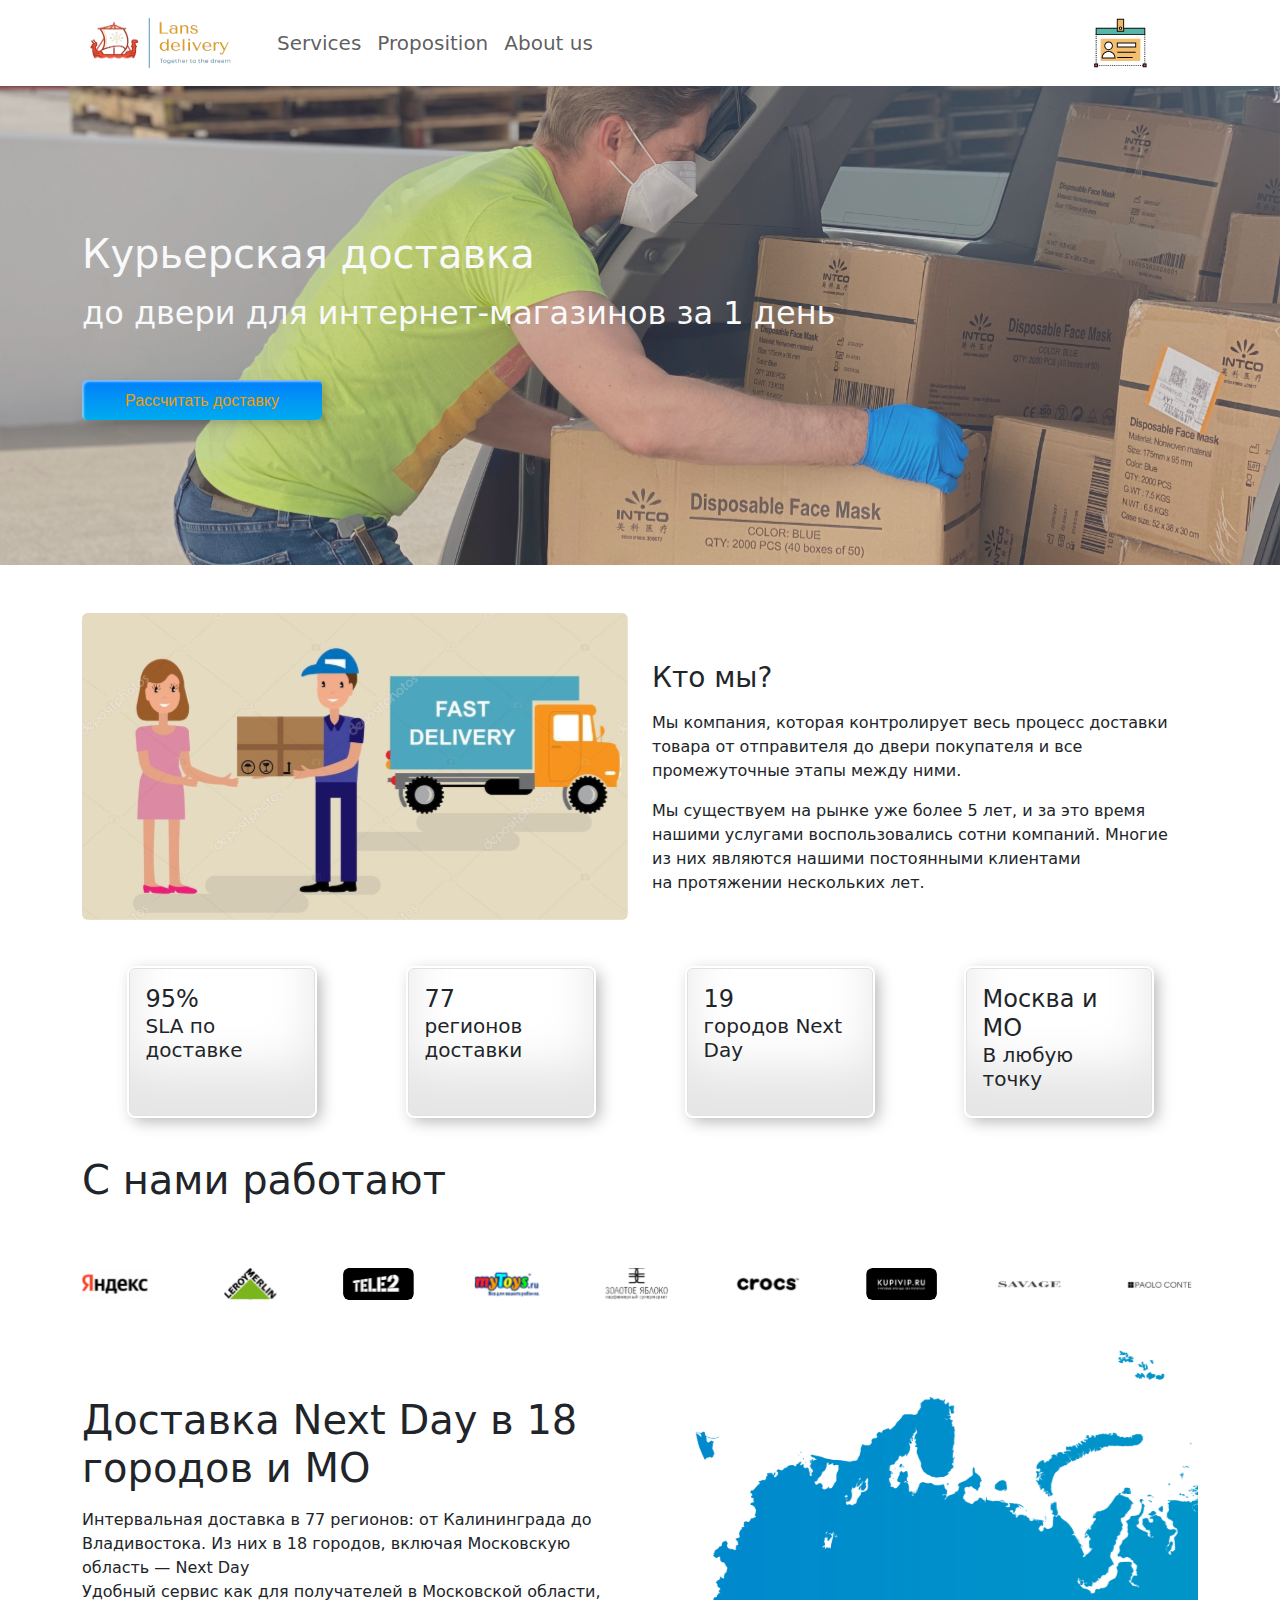
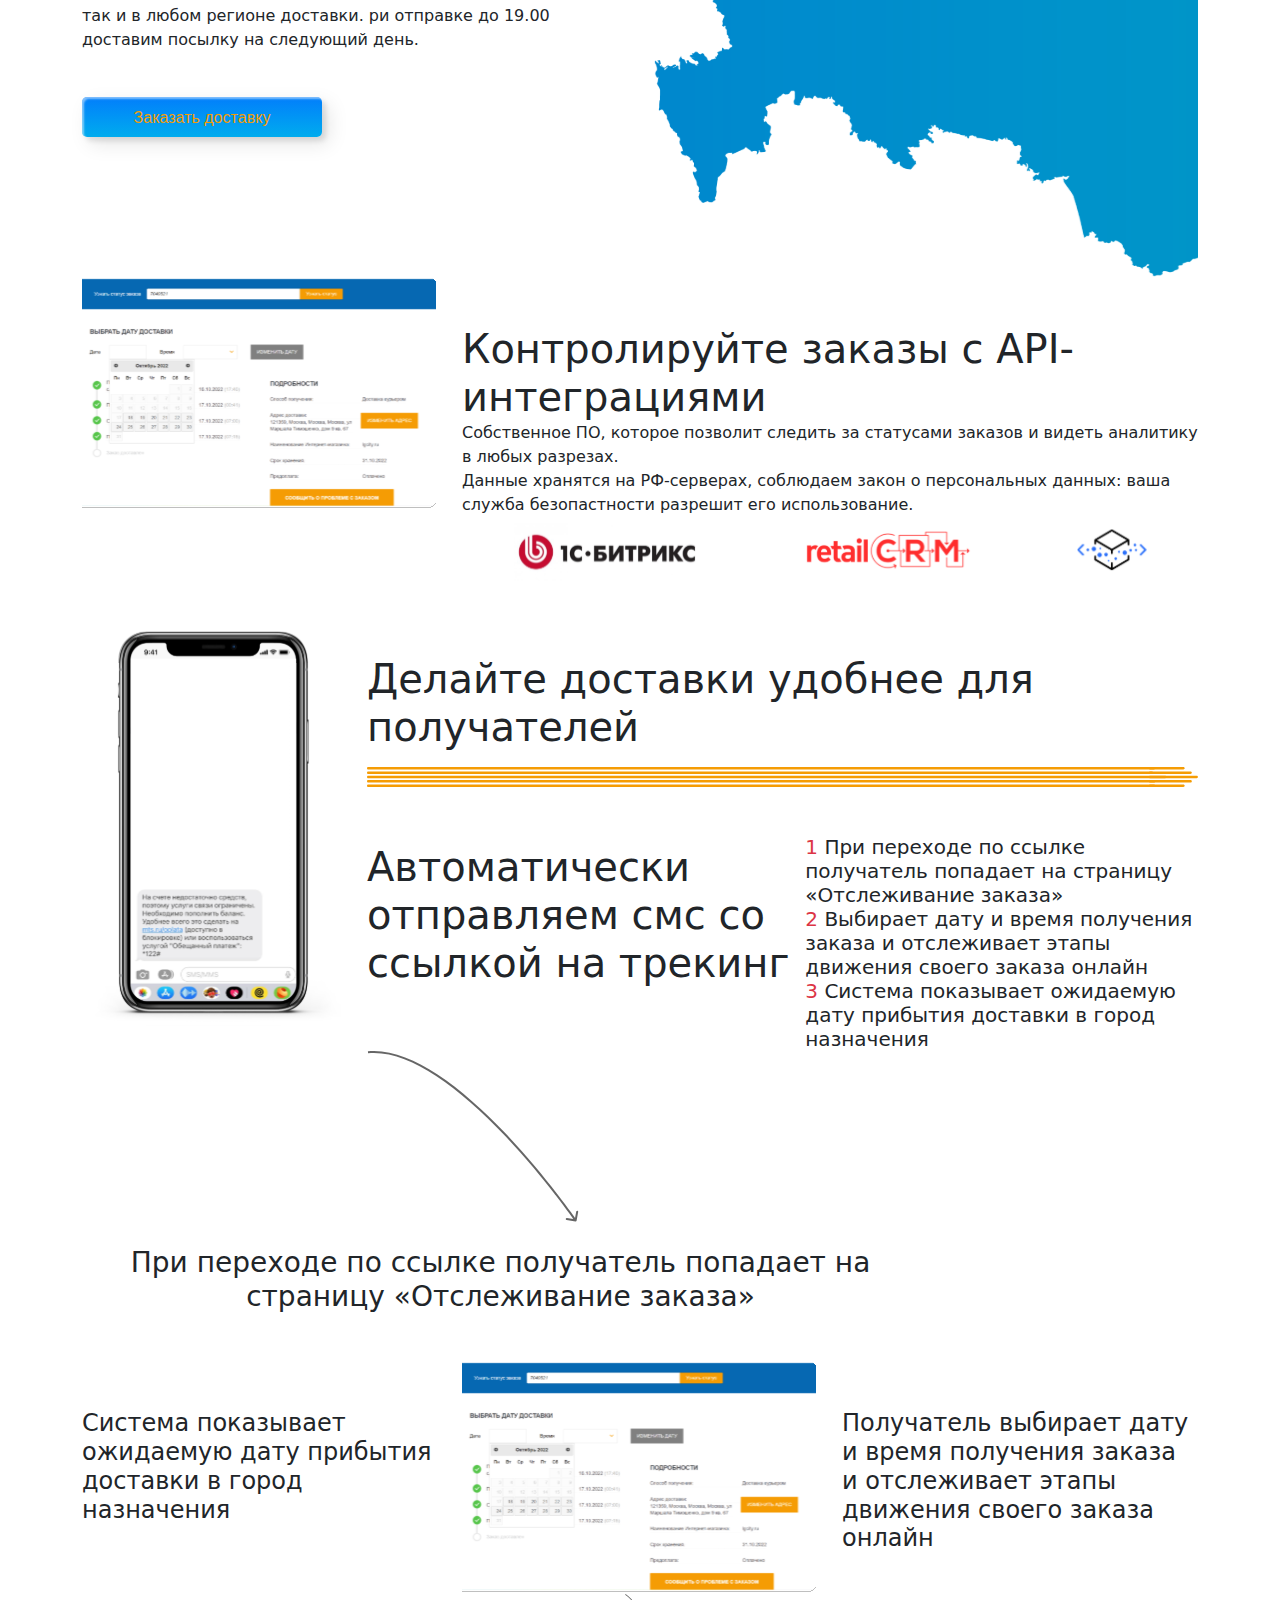
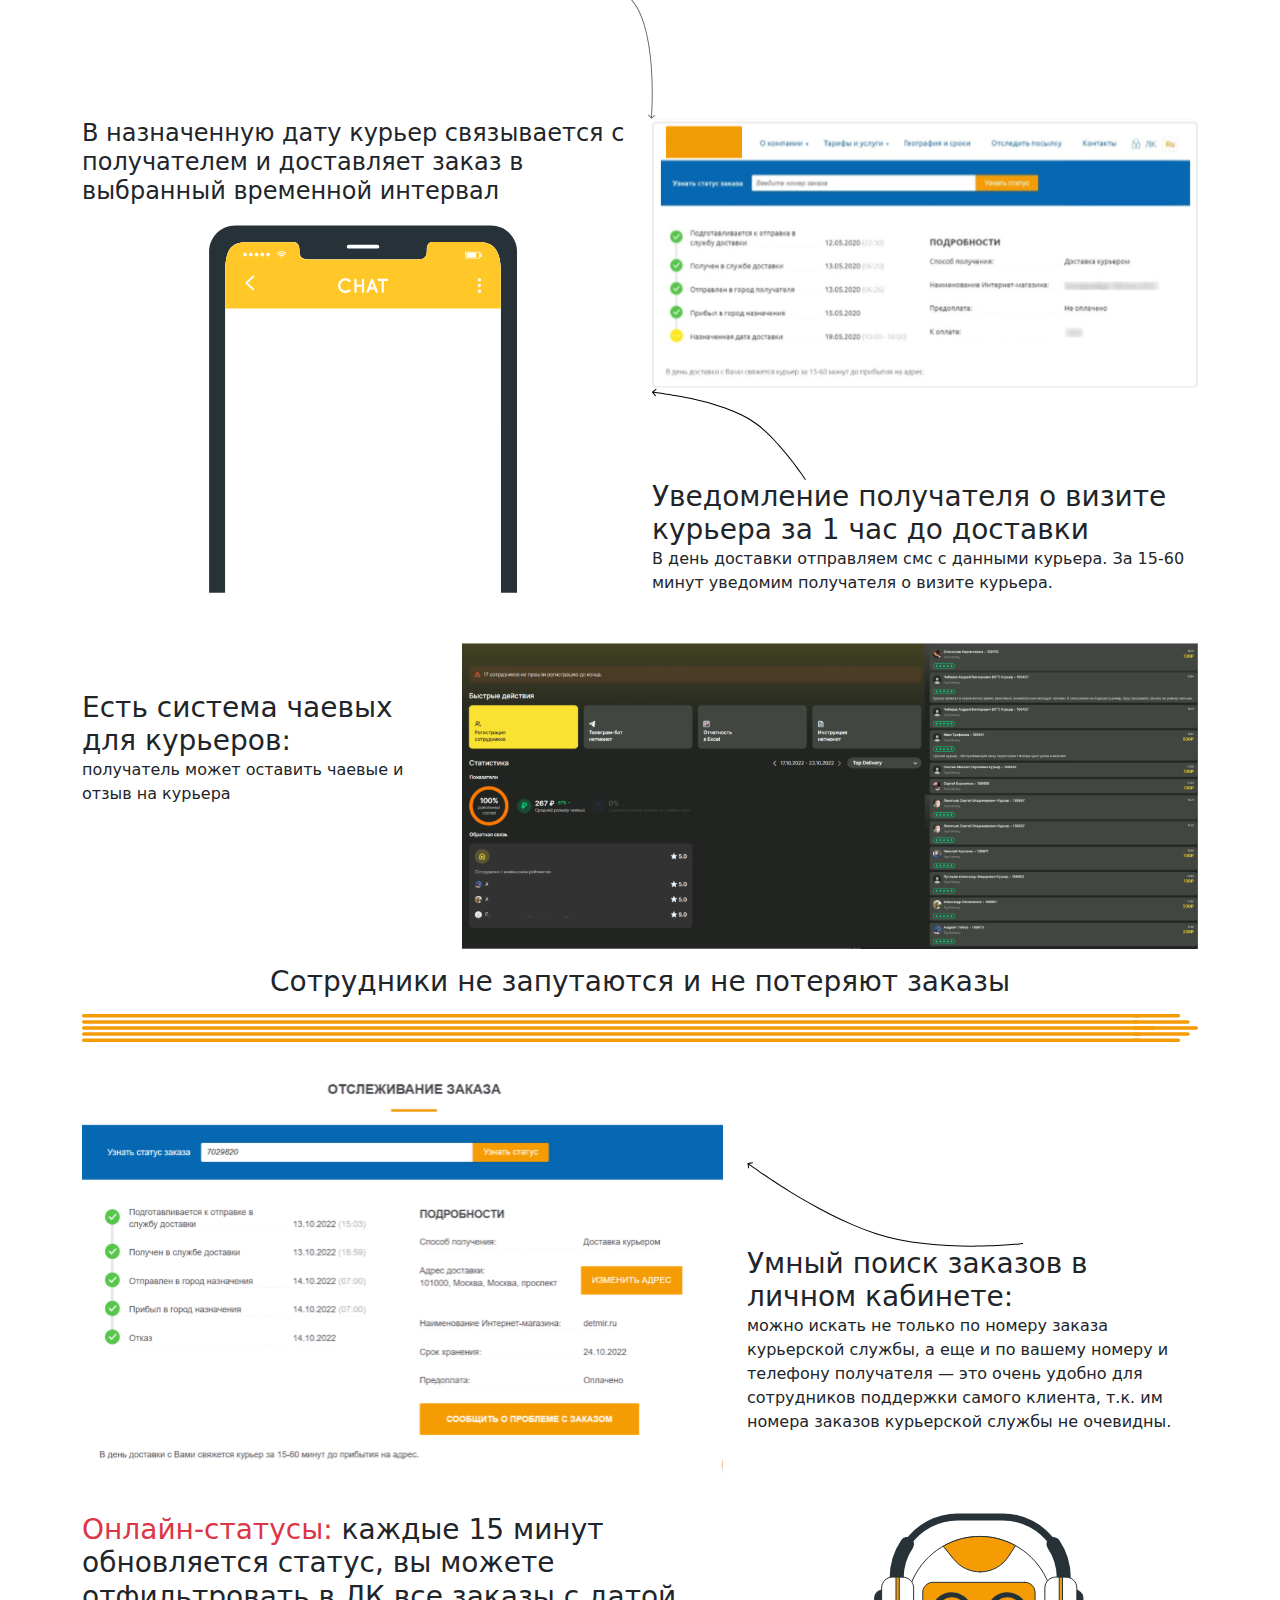
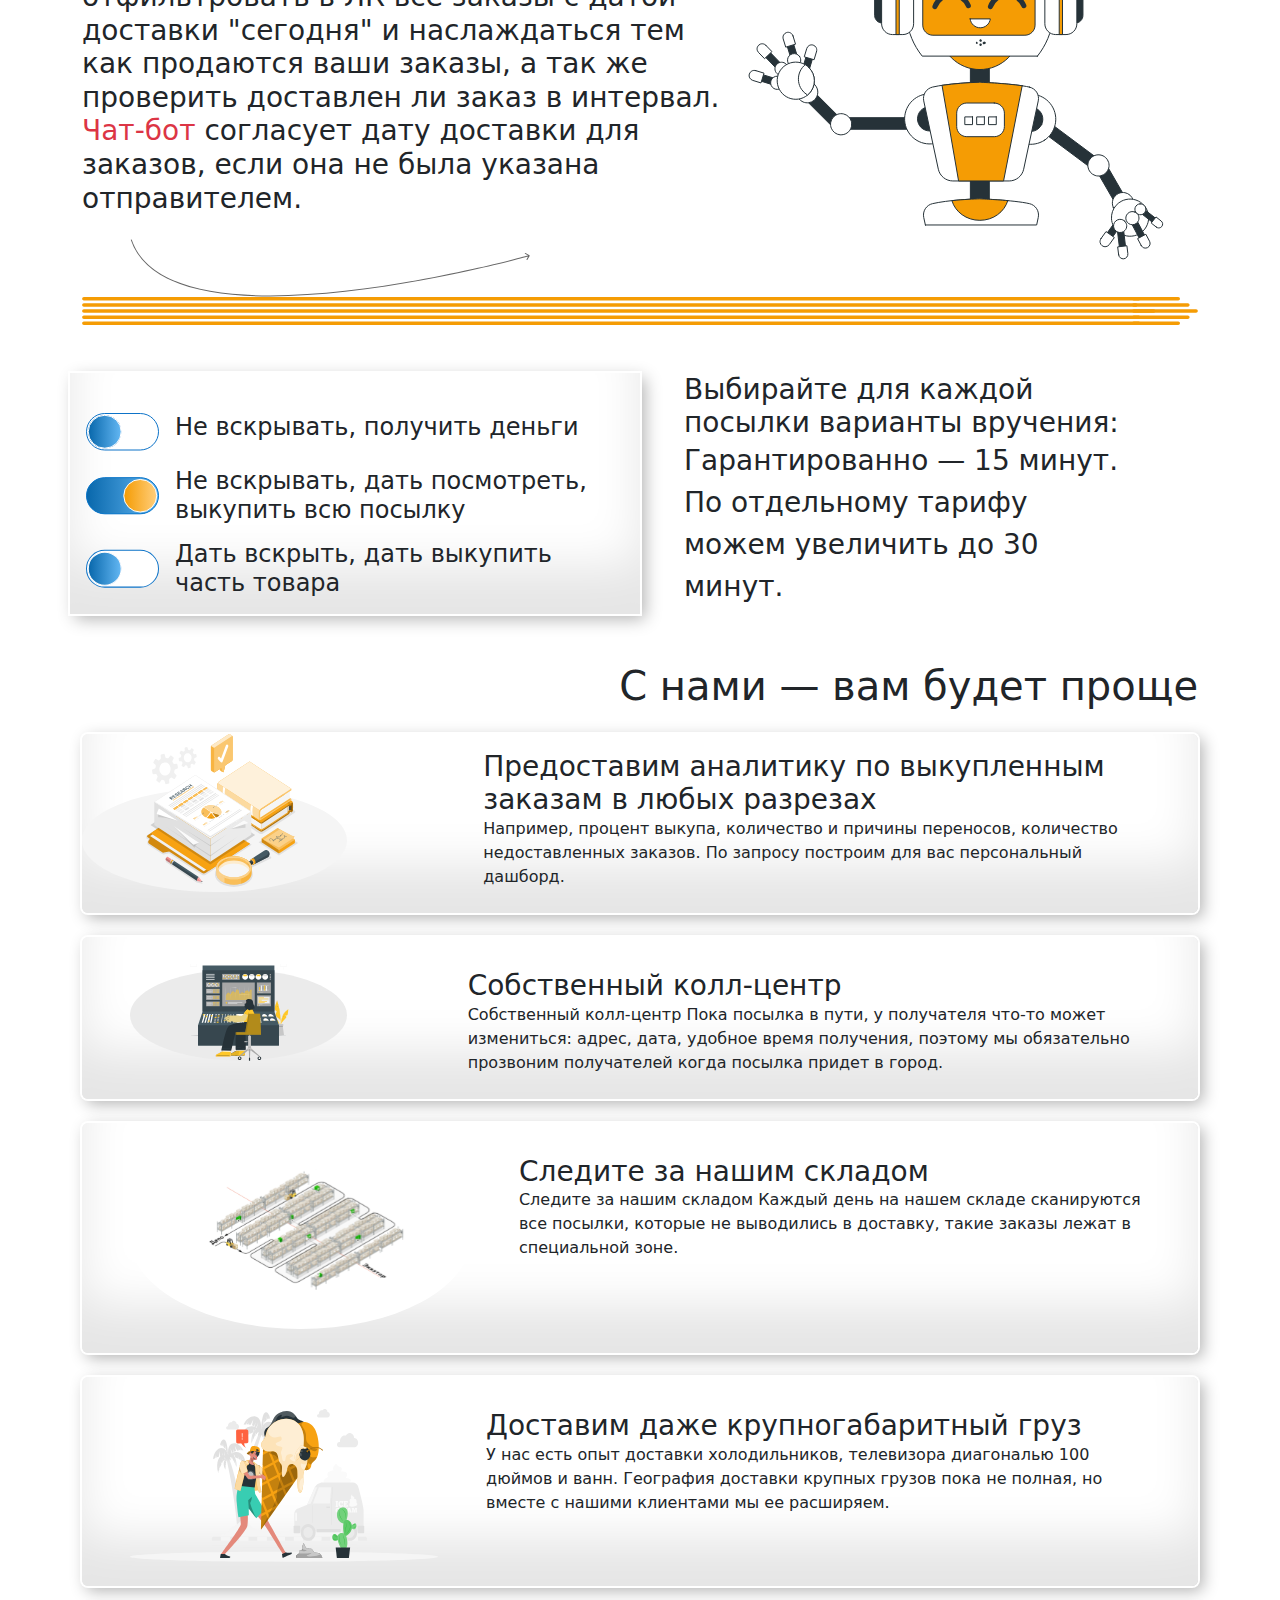
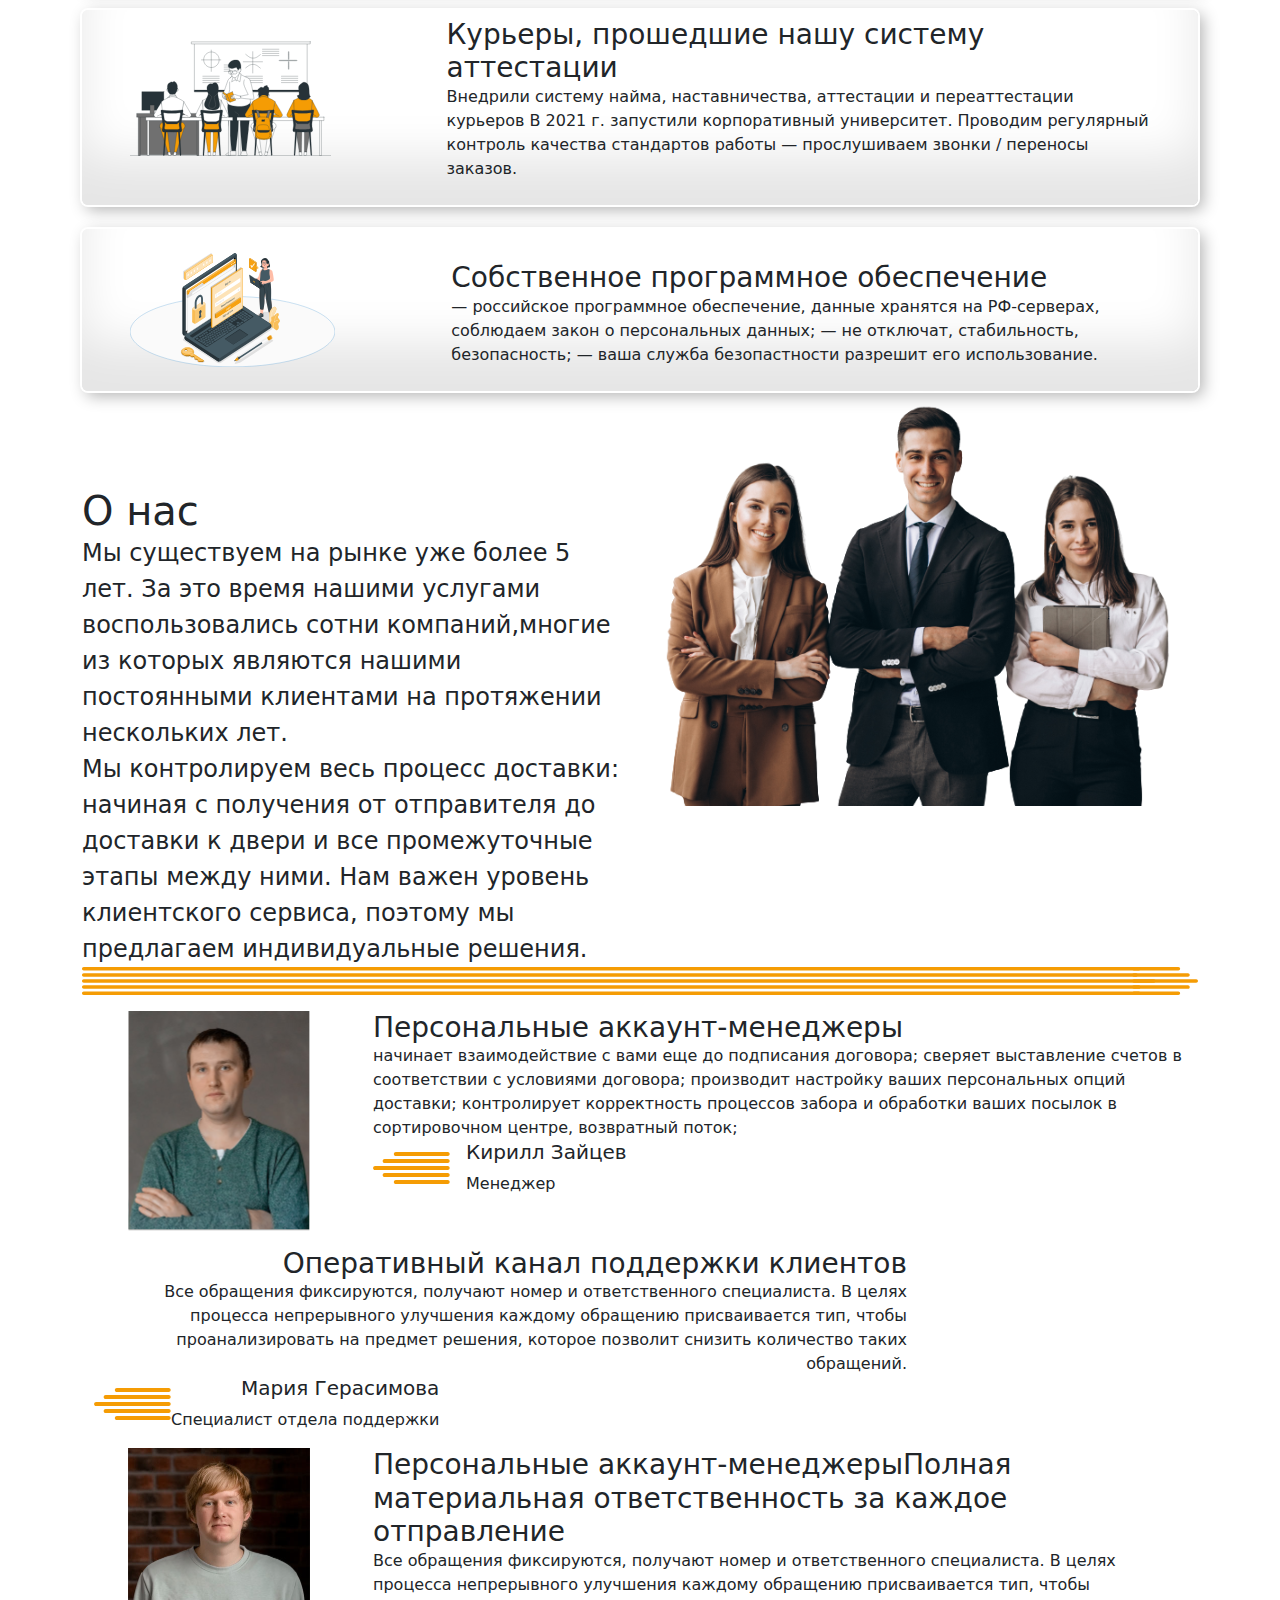
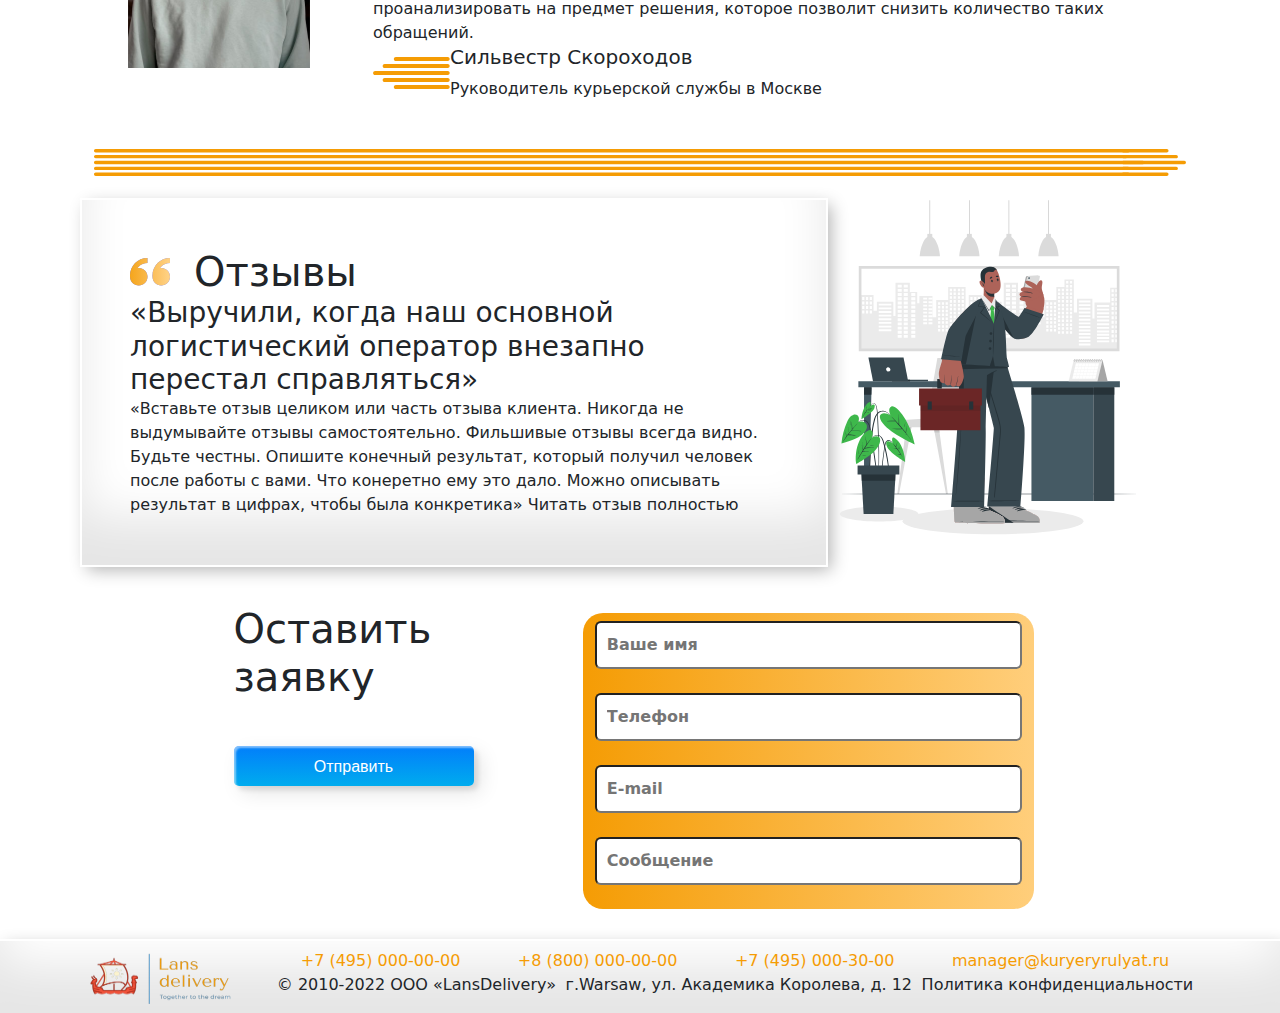
<file: index.html>
<!DOCTYPE html>
<html lang="en">

<head>
    <meta charset="UTF-8">
    <meta name="viewport" content="width=device-width, initial-scale=1.0">
    <title>LansDelivery</title>
    <link href="https://cdn.jsdelivr.net/npm/bootstrap@5.3.0/dist/css/bootstrap.min.css" rel="stylesheet">
    <link rel="stylesheet" href="index.css">
</head>

<body>
    <nav class="navbar navbar-expand-lg ">
        <div class="container-fluid container">
            <a class="navbar-brand active" aria-current="page" href="index.html">
                <img src="logo.png" alt="Logo" class="logo">
            </a>
            <button class="navbar-toggler" type="button" data-bs-toggle="collapse"
                data-bs-target="#navbarSupportedContent" aria-controls="navbarSupportedContent" aria-expanded="false"
                aria-label="Toggle navigation">
                <span class="navbar-toggler-icon"></span>
            </button>
            <div class="collapse navbar-collapse" id="navbarSupportedContent">
                <ul class="navbar-nav me-auto mb-2 mb-lg-0">
                    <li class="nav-item">
                        <a class="nav-link active" aria-current="page" href="#"></a>
                    </li>
                    <li class="nav-item">
                        <a class="nav-link fs-5" href="services.html">Services</a>
                    </li>
                    <li class="nav-item">
                        <a class="nav-link fs-5" href="proposition.html">Proposition</a>
                    </li>
                    <li class="nav-item">
                        <a class="nav-link fs-5" href="aboutUs.html">About us</a>
                    </li>
               
                    <li class="nav-item">
                        <a class="nav-link fs-5 d-block d-xl-none" data-bs-toggle="modal"
                            data-bs-target="#exampleModal">Admin panel</a>
                    </li>
                </ul>
                <img src="admin.svg" alt="logo" class="logo d-none d-xl-block" data-bs-toggle="modal"
                    data-bs-target="#exampleModal">
            </div>
        </div>
    </nav>
    <header>
        <section class="bg-header pt-5">
            <div class="container pt-5 text-light">
                <h1 class="pt-5 fs-1">Курьерская доставка </h1>
                <h3 class="pt-3 fs-2">до двери для интернет-магазинов за 1 день</h3>
                <button class="custom-btn btn-3 mt-5">
                    <span>
                        <a href="#part1"> Рассчитать доставку</a>
                    </span>
                </button>
            </div>

        </section>
    </header>
    <main class="container mt-5">

        <section class="row mt-3 justify-content-around">
            <div class="col-xl-6 d-none d-xl-block">
                <img src="aboutUS.svg" alt="about us" class="rounded">
            </div>
            <div class="col-xl-6">
                <h3 class="pt-xl-5">Кто мы?</h3>
                <p class="pt-3">Мы компания, которая контролирует весь процесс доставки товара от отправителя до двери
                    покупателя
                    и все промежуточные этапы между ними.</p>
                <p class="pt-3">Мы существуем на рынке уже более 5 лет, и за это время нашими услугами воспользовались
                    сотни
                    компаний. Многие из них являются нашими постоянными клиентами на протяжении нескольких лет.</p>
            </div>

        </section>
        <section class=" container mt-5">
            <div class="row justify-content-around">


                <div class="col-lg-2 col-sm-3 border text-dark buttonCard rounded p-3">
                    <h4>95%</h4>
                    <h5>SLA по доставке</h5>
                </div>
                <div class="col-lg-2 col-sm-3 border text-dark buttonCard rounded p-3">
                    <h4>77</h4>
                    <h5>регионов доставки</h5>
                </div>
                <div class="col-lg-2 col-sm-3 border text-dark buttonCard rounded p-3">
                    <h4>19</h4>
                    <h5>городов Next Day
                    </h5>
                </div>
                <div class="col-lg-2 col-sm-3 border text-dark buttonCard rounded p-3">
                    <h4>Москва и МО</h4>
                    <h5>B любую точку
                    </h5>
                </div>
            </div>
        </section>
        <section class="section pt-4">
            <h1 class="pt-3">С нами работают</h1>
            <section class="row justify-content-between pt-5">
                <div class="col-xl-1 col-4 pt-3"><img src="yandex.svg" alt="image"></div>
                <div class="col-xl-1 col-4 pt-3"><img src="lerya.svg" alt="image"></div>
                <div class="col-xl-1 col-4 pt-3"><img src="telus.svg" alt="image"></div>
                <div class="col-xl-1 col-4 pt-3"><img src="letters.svg" alt="image"></div>
                <div class="col-xl-1 col-4 pt-3"><img src="apple.svg" alt="image"></div>
                <div class="col-xl-1 col-4 pt-3"><img src="crocs.svg" alt="image"></div>
                <div class="col-xl-1 col-4 pt-3"><img src="cupVip.svg" alt="image"></div>
                <div class="col-xl-1 col-4 pt-3"><img src="savagr.svg" alt="image"></div>
                <div class="col-xl-1 col-4 pt-3"><img src="conte.svg" alt="image"></div>
            </section>
        </section>
        <section class="row pt-5">
            <div class="col-xl-6">
                <h1 class="pt-5 pb-3">Доставка Next Day
                    в 18 городов и МО</h1>
                <p class="fs-md-3">Интервальная доставка в 77 регионов: от Калининграда до Владивостока.
                    Из них в 18 городов, включая Московскую область — Next Day
                </p>
                <p class="fs-md-3">Удобный сервис как для получателей
                    в Московской области, так и в любом регионе доставки.
                    ри отправке до 19.00 доставим посылку на следующий день.</p>
                <button class="custom-btn btn-3 ">
                    <span class="navbar-toggler-icon"> <a href="#part1">Заказать достaвку</a></span></button>

            </div>
            <div class="col-xl-6">
                <img src="delivery.svg" alt="delivery" class="img-fluid">
            </div>
        </section>
        <section class="row">
            <div class="col-xl-4 col-12">
                <img src="controls.svg" alt="controls" class="img-fluid">
            </div>
            <div class="col-xl-8 col-12 pt-xl-5 pt-3">
                <h1>Контролируйте заказы с API-интеграциями</h1>
                <p class="fs-md-3">Собственное ПО, которое позволит следить за статусами заказов и видеть аналитику в
                    любых
                    разрезах.</p>
                <p class="fs-md-3">
                    Данные хранятся на РФ-серверах, соблюдаем закон о персональных данных: ваша служба безопастности
                    разрешит его использование.</p>
                <div class="d-sm-flex justify-content-around">

                    <img src="bitrics.svg" alt="bitrics" class="img-fluid">


                    <img src="retail.svg" alt="retail" class="img-fluid">


                    <img src="box.svg" alt="box" class="img-fluid">
                </div>
            </div>
        </section>
        <section class="row mt-5">
            <div class="col-xl-3 col-sm-4 d-none d-xl-block">
                <img src="phone.svg" alt="phone">
            </div>
            <div class="col-xl-9 col-md-12">
                <h1 class="fs-1 mt-xl-4 ">Делайте доставки
                    удобнее для получателей</h1>
                <img src="linears.svg" alt="linears" class="mb-xl-5 mb-3 mt-3">
                <div class="d-xl-flex">
                    <div class="pt-xl-2 d-none d-xl-block">
                        <h1>Автоматически
                            отправляем смс со ссылкой на трекинг</h1>
                    </div>
                    <div>

                        <h3 class="fs-5"><span class="text-danger">1</span> При переходе по ссылке получатель попадает
                            на страницу
                            «Отслеживание заказа»</h3>
                        <h3 class="fs-5"><span class="text-danger">2</span> Выбирает дату и время получения заказа и
                            отслеживает
                            этапы движения своего заказа онлайн</h3>
                        <h3 class="fs-5"><span class="text-danger">3</span> Система показывает ожидаемую дату прибытия
                            доставки в
                            город назначения</h3>

                    </div>
                </div>
                <div>
                    <img src="arrow.svg" alt="arrow">
                </div>
            </div>
        </section>
        <section class="mt-4 ">
            <h3 class="w-75 text-center">При переходе по ссылке получатель попадает на страницу «Отслеживание заказа»
            </h3>
            <section class="row mt-5">
                <div class="col-xl-4 pt-md-5">
                    <h4>Система показывает ожидаемую дату прибытия доставки в город назначения</h4>
                </div>
                <div class="col-xl-4"> <img src="controls.svg" alt="controls"></div>
                <div class="col-xl-4 pt-md-5">
                    <h4>Получатель выбирает дату и время получения заказа и отслеживает этапы движения своего заказа
                        онлайн</h4>
                </div>
                <img src="arrowDown.svg" alt="image" height="125px">
                <div class="col-xl-6">
                    <h4>В назначенную дату курьер связывается с получателем и доставляет заказ в выбранный временной
                        интервал</h4>
                    <img src="phone2.svg" alt="phone">
                </div>
                <div class="col-xl-6">
                    <img src="table2.svg" alt="table">
                    <img src="arrowLeft.svg" alt="image">
                    <h3>Уведомление получателя о визите курьера за 1 час до доставки
                    </h3>
                    <p>В день доставки отправляем смс с данными курьера. За 15-60 минут уведомим получателя о визите
                        курьера.</p>

                </div>



                <div class="col-md-4 mt-5 pt-5">
                    <h3>Eсть система чаевых для курьеров: </h3>
                    <p>получатель может оставить чаевые и отзыв на курьера</p>
                </div>
                <div class="col-md-8 mt-5"><img src="table3.svg" alt="table"></div>
            </section>
            <h3 class="text-center pt-3 pb-3">Сотрудники не запутаются и не потеряют заказы</h3>
            <img src="linears.svg" alt="linears">


        </section>
        <section class="row mt-3">
            <div class="col-xl-7">
                <img src="table4.svg" alt="table">
            </div>
            <div class="col-xl-5 mt-xl-5 pt-xl-5"> <img src="arrowUpper.svg" alt="arrow" class="d-none d-xl-block mt-2">
                <h3>Умный поиск заказов в личном кабинете:</h3>
                <p> можно искать не только по номеру заказа курьерской службы, а еще и по вашему номеру и телефону
                    получателя — это очень удобно для сотрудников поддержки самого клиента, т.к. им номера заказов
                    курьерской службы не очевидны.</p>

            </div>
        </section>
        <section class="row mt-xl-4">
            <div class="col-xl-7">
                <h3><span class="text-danger">Онлайн-статусы: </span>каждые 15 минут обновляется статус, вы можете
                    отфильтровать в ЛК все
                    заказы с датой
                    доставки "сегодня" и наслаждаться тем как продаются ваши заказы, а так же проверить доставлен ли
                    заказ в интервал.
                </h3>


                <h3><span class="text-danger">Чат-бот</span> согласует дату доставки для заказов, если она не была
                    указана отправителем.
                </h3>
                <img src="arrowRight.svg" alt="arrow" class="mt-xl-4 ms-xl-5">
            </div>

            <div class="col-xl-5">
                <img src="robot.svg" alt="robot">
            </div>
            <img src="linears.svg" alt="linear">
            <div class="col-md-6 buttonCard me-xl-3 p-3 mt-xl-5 mt-3">
                <div class="d-flex pt-3 pt-xl-4">
                    <img src="on.svg" alt="on">
                    <h4 class="ps-3">Не вскрывать, получить деньги</h4>
                </div>
                <div class="d-flex pt-3">
                    <img src="off.svg" alt="off">
                    <h4 class="ps-3">Не вскрывать, дать посмотреть, выкупить всю посылку
                    </h4>

                </div>
                <div class="d-flex pt-3">
                    <img src="on.svg" alt="on">
                    <h4 class="ps-3">Дать вскрыть, дать выкупить часть товара
                    </h4>

                </div>
            </div>
            <div class="col-md-5 pt-4 pt-md-0 mt-xl-5 mt-3 ms-xl-3">
                <h3>Выбирайте для каждой посылки варианты вручения:</h3>
                <p class="fs-3">Гарантированно — 15 минут. По отдельному тарифу можем увеличить до 30 минут.
                </p>
            </div>
        </section>

        <section class="mt-5 ">
            <h1 class="pb-4 text-end">С нами — вам будет проще</h1>
            <div class="d-lg-flex buttonCard rounded">
                <div>
                    <img src="withUs1.svg" alt="withUs" class="img-fluid w-75">
                </div>
                <div class="pt-3 ps-5 pe-5 pb-4">
                    <h3>Предоставим аналитику
                        по выкупленным
                        заказам в любых разрезах
                    </h3>
                    <p>Например, процент выкупа, количество и причины переносов, количество недоставленных заказов. По
                        запросу построим для вас персональный дашборд.
                    </p>
                </div>
            </div>
            <div class="d-lg-flex buttonCard mt-4 pt-4 pb-4 ps-5 rounded">
                <div>
                    <img src="withUs2.svg" alt="withUs" class="img-fluid w-75">
                </div>
                <div class="pt-2 ps-xl-5 pe-5">
                    <h3>Собственный колл-центр
                    </h3>
                    <p>Собственный колл-центр
                        Пока посылка в пути, у получателя что-то может измениться: адрес, дата, удобное время получения,
                        поэтому мы обязательно прозвоним получателей когда посылка придет в город.</p>
                </div>
            </div>
            <div class="d-lg-flex buttonCard  mt-4  pt-4 pb-4 ps-xl-5 rounded">
                <div>
                    <img src="withUs3.svg" alt="withUs" class="img-fluid w-100">
                </div>
                <div class="pt-2 ps-xl-5 pe-5 ps-5">
                    <h3>Следите за нашим складом
                    </h3>
                    <p>Следите за нашим складом
                        Каждый день на нашем складе сканируются все посылки, которые не выводились в доставку, такие
                        заказы лежат в специальной зоне.</p>
                </div>
            </div>
            <div class="d-lg-flex  mt-4  buttonCard pt-4 pb-4 ps-5 rounded">
                <div>
                    <img src="withUs4.svg" alt="withUs" class="img-fluid w-100">
                </div>
                <div class="pt-2 ps-xl-5 pe-5">
                    <h3>Доставим даже крупногабаритный груз

                    </h3>
                    <p>У нас есть опыт доставки холодильников, телевизора диагональю 100 дюймов и ванн. География
                        доставки крупных грузов пока не полная, но вместе с нашими клиентами мы ее расширяем.
                    </p>
                </div>
            </div>
            <div class="d-lg-flex  mt-4 rounded buttonCard pt-0 pb-4 ps-5">
                <div>
                    <img src="withUs5.svg" alt="withUs" class="img-fluid w-75">
                </div>
                <div class="pt-2 ps-xl-5 pe-5">
                    <h3>Курьеры, прошедшие
                        нашу систему аттестации
                    </h3>
                    <p>Внедрили систему найма, наставничества, аттестации и переаттестации курьеров В 2021 г. запустили
                        корпоративный университет.
                        Проводим регулярный контроль качества стандартов работы — прослушиваем звонки / переносы
                        заказов. </p>
                </div>
            </div>
            <div class="d-lg-flex  mt-4  buttonCard pt-4 pb-4 ps-5 rounded">
                <div>
                    <img src="withUs6.svg" alt="withUs" class="img-fluid w-75">
                </div>
                <div class="pt-2 ps-xl-5 pe-5">
                    <h3>Собственное программное обеспечение
                    </h3>
                    <p>— российское программное обеспечение, данные хранятся
                        на РФ-серверах, соблюдаем закон о персональных данных;
                        — не отключат, стабильность, безопасность;
                        — ваша служба безопастности разрешит его использование.</p>
                </div>
            </div>


        </section>
        <section class="row">
            <div class="col-xl-6 pt-md-5">
                <h1 class="pt-md-5">О нас</h1>
                <p class="fs-4">Мы cуществуем на рынке уже более 5 лет. За это время нашими услугами воспользовались
                    сотни
                    компаний,многие из которых являются нашими постоянными клиентами на протяжении нескольких лет.</p>
                <p class="fs-4">Мы контролируем весь процесс доставки: начиная с получения от отправителя до доставки к
                    двери и все
                    промежуточные этапы между ними. Нам важен уровень клиентского сервиса, поэтому мы предлагаем
                    индивидуальные решения.</p>
            </div>
            <div class="col-md-6 d-none d-xl-block"><img src="aboutUsBusiness.svg" alt="about us"></div>

        </section> <img src="linears.svg" alt="linear">
        <section class="container-sm jus">

            <div class="pt-3">
                <div class="row">
                    <div class="d-flex col-xl-3">

                        <img src="manager.svg" alt="manager" class="d-none d-xl-block managerImg rounded img-fluid">
                    </div>

                    <div class="col-xl-9 ">
                        <h3>Персональные аккаунт-менеджеры</h3>
                        <p>начинает взаимодействие с вами еще до подписания договора;
                            сверяет выставление счетов в соответствии с условиями договора;
                            производит настройку ваших персональных опций доставки;
                            контролирует корректность процессов забора и обработки ваших посылок в сортировочном центре,
                            возвратный поток;
                        </p>
                        <div>
                            <div class="d-flex">
                                <img src="smallLinear.svg" alt="linear" class="me-3">
                                <div>
                                    <h5>Кирилл Зайцев</h5>
                                    <p>Менеджер</p>
                                </div>
                            </div>
                        </div>

                    </div>
                </div>
            </div>


            <div class="pt-3">
                <div class="row">
                    <div class="col-xl-9 text-end ">
                        <h3>Оперативный канал поддержки клиентов</h3>
                        <p>Все обращения фиксируются, получают номер и ответственного специалиста.
                            В целях процесса непрерывного улучшения каждому обращению присваивается тип, чтобы
                            проанализировать на предмет решения, которое позволит снизить количество таких обращений.

                        </p>
                        <div class="d-flex">
                            <img src="smallLinear.svg" alt="linear">
                            <div>
                                <h5>Мария Герасимова</h5>
                                <p>Специалист отдела поддержки</p>
                            </div>
                        </div>

                    </div>
                    <div class="d-flex col-xl-3">
                        <img src="managersupport.svg" alt="manager"
                            class="d-none d-xl-blockmanagerImg rounded img-fluid">
                    </div>


                </div>
            </div>

            <div class="pt-3">
                <div class="row">
                    <div class="d-flex col-xl-3">

                        <img src="deliveryManager.svg" alt="manager"
                            class="d-none d-xl-block rounded managerImg img-fluid">
                    </div>

                    <div class="col-xl-9 ">
                        <h3>Персональные аккаунт-менеджерыПолная материальная ответственность
                            за каждое отправление</h3>
                        <p>
                            Все обращения фиксируются, получают номер и ответственного специалиста.
                            В целях процесса непрерывного улучшения каждому обращению присваивается тип, чтобы
                            проанализировать на предмет решения, которое позволит снизить количество таких обращений.

                        </p>
                        <div class="d-flex"> <img src="smallLinear.svg" alt="linear">
                            <div>
                                <h5>Сильвестр Скороходов</h5>
                                <p>Руководитель курьерской службы в Москве</p>
                            </div>
                        </div>

                    </div>
                </div>
            </div>
            <img src="linears.svg" alt="linears" class="mt-5">
        </section>
        <section class="mb-4 mt-4 container">

            <div class="row justify-content-around">
                <div class="col-xl-8 buttonCard p-xl-5">
                    <div class="d-flex">

                        <img src="story.svg" alt="story" class="me-4">
                        <h1>Отзывы</h1>
                    </div>

                    <h3>«Выручили, когда наш основной логистический оператор внезапно перестал справляться»</h3>
                    <p>«Вставьте отзыв целиком или часть отзыва клиента. Никогда не выдумывайте отзывы самостоятельно.
                        Фильшивые отзывы всегда видно. Будьте честны.
                        Опишите конечный результат, который получил человек после работы с вами. Что конеретно ему это
                        дало. Можно описывать результат в цифрах, чтобы была конкретика»
                        Читать отзыв полностью</p>
                </div>
                <div class="col-xl-4">
                    <img src="supportsStory.svg" alt="support">
                </div>
            </div>
        </section>
        <section class=" row p-3 container-sm justify-content-center">


            <div class="d-none" id="confirmed" >
                <div class="d-flex">


                    <img src="confirm.svg" alt="confirmed" class="logo">
                    <h1>Confirmed</h1>
                </div>
            </div>

            
                <div class="col-12 col-xl-4 unConfirmed" id="unConfirmed">
                    <h1>
                        <article id="part1"> Оставить заявку</article>
                    </h1>
                    <button class="custom-btn btn-3 d-none d-xl-block"
                        onclick="useInfo()"><span>Отправить</span></button>
                </div>
                <div class="col-12 col-xl-5 inputElement mt-2  vacantia pt-2 pb-4 unConfirmed" id="unConfirmedInput" >
                    <input type="text" placeholder="Ваше имя" class=" me-xl-3 rounded " id="userFullName">
                    <input type="text" placeholder="Телефон" class=" mt-4  rounded" id="userPhoneNumber">
                    <input type="text" placeholder="Е-mail" class="me-xl-3  rounded mt-4" id="userEmail">
                    <input type="text" placeholder="Сообщение" class="rounded mt-4 " id="userMessage">
                </div>
                <button class="custom-btn btn-3 d-block d-xl-none unConfirmed" onclick="useInfo()" id="unConfirmedBtn"><span>Отправить</span></button>
        
        </section>
    </main>


    <footer class="pt-2 pb-1 mt-3 ">
        <section class="container">
            <div class="row">


                <div class="col-xl-2">

                    <img src="logo.png" alt="logo" class="logo">

                </div>
                <div class="col-xl-10">
                    <div class="d-xl-flex justify-content-around">
                        <div>
                            <a href="tel:+74950000000">+7 (495) 000-00-00</a>

                        </div>
                        <div>
                            <a href="tel:+88000000000">+8 (800) 000-00-00</a>

                        </div>
                        <div>
                            <a href="tel:+74950003000">+7 (495) 000-30-00</a>

                        </div>
                        <div>
                            <a href="mailto:manager@kuryeryrulyat.ru">manager@kuryeryrulyat.ru </a>
                        </div>
                    </div>
                    <div class="d-xl-flex justify-content-around">
                        <p>© 2010-2022 ООО «LansDelivery»</p>
                        <p>г.Warsaw, ул. Академика Королева, д. 12</p>
                        <p>Политика конфиденциальности</p>
                    </div>

                </div>
            </div>


        </section>
    </footer>
    <div class="modal fade" id="exampleModal" tabindex="-1" aria-labelledby="exampleModalLabel" aria-hidden="true">
        <div class="modal-dialog">
            <div class="modal-content">
                <div class="modal-header justify-content-around">
                    <img src="logo.png" alt="logo" class="logo">
                    <h5 class="modal-title" id="exampleModalLabel">Admin panel</h5>
                    <button type="button" class="btn-close" data-bs-dismiss="modal" aria-label="Закрыть"></button>

                </div>
                <div class="modal-body p-3">
                    <h4 class="pt-2 pb-2">Login</h4>
                    <input type="text" id="getLogin" placeholder="Logo - admin">
                    <h4 class="pt-2 pb-2">Password</h4>
                    <input type="text" id="getPassword" placeholder="Password - admin">
                    </section>
                </div>
                <div class="modal-footer"> <button type="button" class="btn btn-primary" onclick="adminLogin()">visit
                        admin panel</button>

                </div>
            </div>
        </div>
    </div>
    <script src="script.js"></script>
    <script src="https://cdn.jsdelivr.net/npm/bootstrap@5.3.0/dist/js/bootstrap.bundle.min.js"></script>
</body>

</html>
</file>
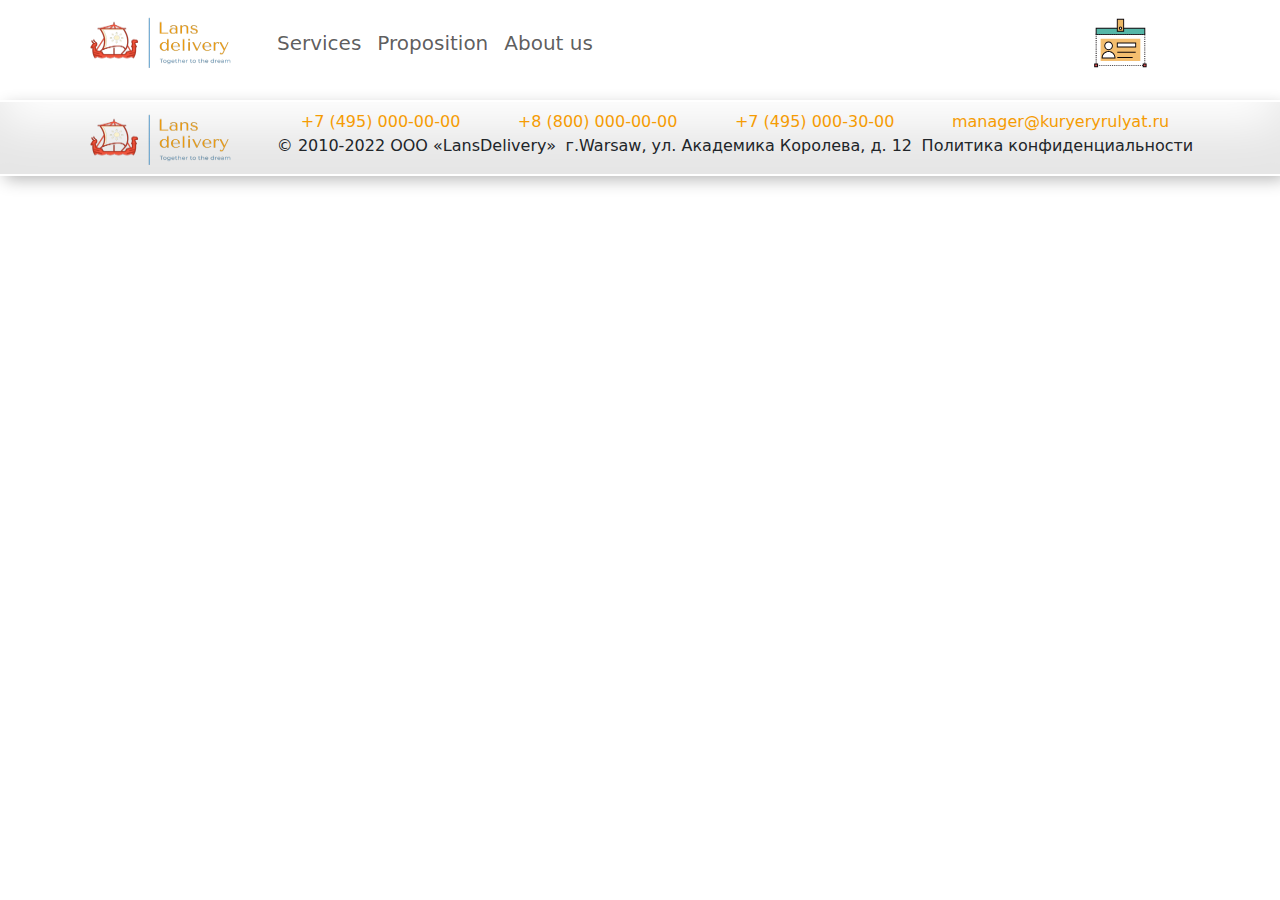
<file: admin.html>
<!DOCTYPE html>
<html lang="en">

<head>
    <meta charset="UTF-8">
    <meta name="viewport" content="width=device-width, initial-scale=1.0">
    <title>LansDelivery</title>
    <link href="https://cdn.jsdelivr.net/npm/bootstrap@5.3.0/dist/css/bootstrap.min.css" rel="stylesheet">
    <link rel="stylesheet" href="index.css">
</head>

<body>
    <nav class="navbar navbar-expand-lg ">
        <div class="container-fluid container">
            <a class="navbar-brand active" aria-current="page" href="index.html">
                <img src="logo.png" alt="Logo" class="logo">
            </a>
            <button class="navbar-toggler" type="button" data-bs-toggle="collapse"
                data-bs-target="#navbarSupportedContent" aria-controls="navbarSupportedContent" aria-expanded="false"
                aria-label="Toggle navigation">
                <span class="navbar-toggler-icon"></span>
            </button>
            <div class="collapse navbar-collapse" id="navbarSupportedContent">
                <ul class="navbar-nav me-auto mb-2 mb-lg-0">
                    <li class="nav-item">
                        <a class="nav-link active" aria-current="page" href="#">

                        </a>
                    </li>
                    <li class="nav-item">
                        <a class="nav-link fs-5" href="services.html">Services</a>
                    </li>
                    <li class="nav-item">
                        <a class="nav-link fs-5" href="proposition.html">Proposition</a>
                    </li>
                    <li class="nav-item">
                        <a class="nav-link fs-5" href="aboutUs.html">About us</a>
                    </li>
               
                    <li class="nav-item">
                        <a class="nav-link fs-5 d-block d-xl-none" data-bs-toggle="modal"
                            data-bs-target="#exampleModal">Admin panel</a>
                    </li>
                </ul>
                <img src="admin.svg" alt="logo" class="logo d-none d-xl-block" data-bs-toggle="modal"
                    data-bs-target="#exampleModal">
            </div>
        </div>
    </nav>
    <section class="container">
        <div class="InfoAbout"></div>
    </section>


    <footer class="pt-2 pb-1 mt-3 ">
        <section class="container">
            <div class="row">


                <div class="col-xl-2">

                    <img src="logo.png" alt="logo" class="logo">

                </div>
                <div class="col-xl-10">
                    <div class="d-xl-flex justify-content-around">
                        <div>
                            <a href="tel:+74950000000">+7 (495) 000-00-00</a>

                        </div>
                        <div>
                            <a href="tel:+88000000000">+8 (800) 000-00-00</a>

                        </div>
                        <div>
                            <a href="tel:+74950003000">+7 (495) 000-30-00</a>

                        </div>
                        <div>
                            <a href="mailto:manager@kuryeryrulyat.ru">manager@kuryeryrulyat.ru </a>
                        </div>
                    </div>
                    <div class="d-xl-flex justify-content-around">
                        <p>© 2010-2022 ООО «LansDelivery»</p>
                        <p>г.Warsaw, ул. Академика Королева, д. 12</p>
                        <p>Политика конфиденциальности</p>
                    </div>

                </div>
            </div>


        </section>
    </footer>
    <script src="script.js"></script>
    <script src="https://cdn.jsdelivr.net/npm/bootstrap@5.3.0/dist/js/bootstrap.bundle.min.js"></script>
</body>

</html>
</file>
<file: index.css>
@charset "UTF-8";
/* Указываем box sizing */
*,
*::before,
*::after {
  box-sizing: border-box;
}

/* Убираем внутренние отступы */
ul[class],
ol[class] {
  padding: 0;
}

/* Убираем внешние отступы */
body,
h1,
h2,
h3,
h4,
p,
ul[class],
ol[class],
li,
figure,
figcaption,
blockquote,
dl,
dd {
  margin: 0;
}

/* Выставляем основные настройки по-умолчанию для body */
body {
  min-height: 100vh;
  scroll-behavior: smooth;
  text-rendering: optimizeSpeed;
  line-height: 1.5;
}

/* Удаляем стандартную стилизацию для всех ul и il, у которых есть атрибут class*/
ul[class],
ol[class] {
  list-style: none;
}

/* Элементы a, у которых нет класса, сбрасываем до дефолтных стилей */
a:not([class]) {
  -webkit-text-decoration-skip: ink;
          text-decoration-skip-ink: auto;
}

/* Упрощаем работу с изображениями */
img {
  max-width: 100%;
  display: block;
}

/* Указываем понятную периодичность в потоке данных у article*/
article > * + * {
  margin-top: 1em;
}

/* Наследуем шрифты для инпутов и кнопок */
input,
button,
textarea,
select {
  font: inherit;
}

/* Удаляем все анимации и переходы для людей, которые предпочитай их не использовать */
@media (prefers-reduced-motion: reduce) {
  * {
    animation-duration: 0.01ms !important;
    animation-iteration-count: 1 !important;
    transition-duration: 0.01ms !important;
    scroll-behavior: auto !important;
  }
}
header {
  background-image: url(header.svg);
  background-repeat: no-repeat, repeat;
  background-size: cover;
  height: 100%;
}

.headerAboutUS {
  background-image: url(headerAbout.jpg);
  background-attachment: fixed;
  background-position: center;
  background-repeat: no-repeat;
  background-size: cover;
  height: 100%;
}

.dopSectionAbout {
  background-image: url(aboutUsSector.jpg);
  background-attachment: fixed;
  background-position: center;
  background-repeat: no-repeat;
  background-size: cover;
  height: 100%;
}

.bg-services {
  background-image: url(bg-services.jpg);
  background-attachment: fixed;
  background-position: center;
  background-repeat: no-repeat;
  background-size: cover;
  height: 100%;
}

.bg-proposition {
  background-image: url(bg-proposition.jpg);
  background-attachment: fixed;
  background-position: center;
  background-repeat: no-repeat;
  background-size: cover;
  height: 100%;
}

.typettype {
  background: rgba(134, 119, 119, 0.6);
}

.bg-header {
  height: 100%;
  padding-bottom: 120px;
  background: rgba(134, 119, 119, 0.3);
}

.custom-btn {
  color: #fff;
  border-radius: 5px;
  padding: 10px 25px;
  font-family: "Lato", sans-serif;
  font-weight: 500;
  background: transparent;
  cursor: pointer;
  transition: all 0.3s ease;
  position: relative;
  display: inline-block;
  box-shadow: inset 2px 2px 2px 0px rgba(255, 255, 255, 0.5), 7px 7px 20px 0px rgba(0, 0, 0, 0.1), 4px 4px 5px 0px rgba(0, 0, 0, 0.1);
  outline: none;
  margin-top: 45px;
  margin-bottom: 25px;
}

/* 3 */
.btn-3 {
  background: rgb(0, 172, 238);
  background: linear-gradient(0deg, rgb(0, 172, 238) 0%, rgb(2, 126, 251) 100%);
  width: 240px;
  height: 40px;
  line-height: 42px;
  padding: 0;
  border: none;
}

.btn-3 span {
  position: relative;
  display: block;
  width: 100%;
  height: 100%;
}

.btn-3:before,
.btn-3:after {
  position: absolute;
  content: "";
  right: 0;
  top: 0;
  background: rgb(2, 126, 251);
  transition: all 0.3s ease;
}

.btn-3:before {
  height: 0%;
  width: 2px;
}

.btn-3:after {
  width: 0%;
  height: 2px;
}

.btn-3:hover {
  background: transparent;
  box-shadow: none;
}

.btn-3:hover:before {
  height: 100%;
}

.btn-3:hover:after {
  width: 100%;
}

.btn-3 span:hover {
  color: rgb(2, 126, 251);
}

.btn-3 span:before,
.btn-3 span:after {
  position: absolute;
  content: "";
  left: 0;
  bottom: 0;
  background: rgb(2, 126, 251);
  transition: all 0.3s ease;
}

.btn-3 span:before {
  width: 2px;
  height: 0%;
}

.btn-3 span:after {
  width: 0%;
  height: 2px;
}

.btn-3 span:hover:before {
  height: 100%;
}

.btn-3 span:hover:after {
  width: 100%;
}

.logo {
  width: 155px;
  height: 60px;
}

.bg-special {
  background: rgb(0, 172, 238);
  background: linear-gradient(0deg, rgb(0, 172, 238) 0%, rgb(2, 126, 251) 100%);
}

.buttonCard {
  box-shadow: inset 0 -3em 3em rgba(0, 0, 0, 0.1), 0 0 0 2px rgb(255, 255, 255), 0.3em 0.3em 1em rgba(0, 0, 0, 0.3);
}

.vacantia {
  color: white;
  font-weight: bold;
  border-radius: 20px;
  background: linear-gradient(90deg, #F59C04 0%, #FFCE7B 100%);
}

.inputElement input {
  padding: 10px;
}

a {
  color: #F59C04;
  text-decoration: none;
}

.card {
  border: none;
  margin: 20px;
  border-radius: 20px;
  padding: 20px;
  box-shadow: inset 0 -3em 3em rgba(0, 0, 0, 0.1), 0 0 0 2px rgb(255, 255, 255), 0.3em 0.3em 1em rgba(0, 0, 0, 0.3);
}

.cardMainTeg {
  color: #F59C04;
}

.cardDopColor {
  color: rgb(2, 126, 251);
}

.pointor {
  cursor: pointer;
}

.sizeFirst {
  width: 120px;
  background: red;
  border-radius: 30px;
}

.managerImg {
  height: 220px;
  width: 250px;
}

footer {
  box-shadow: inset 0 -3em 3em rgba(0, 0, 0, 0.1), 0 0 0 2px rgb(255, 255, 255), 0.3em 0.3em 1em rgba(0, 0, 0, 0.3);
}

@media screen and (min-width: 1000px) {
  .InfoAbout {
    display: grid;
    grid-template-columns: 1fr 1fr;
  }
}
@media screen and (min-width: 1250px) {
  .InfoAbout {
    display: grid;
    grid-template-columns: 1fr 1fr 1fr;
  }
}
input {
  width: 100%;
}/*# sourceMappingURL=index.css.map */
</file>
